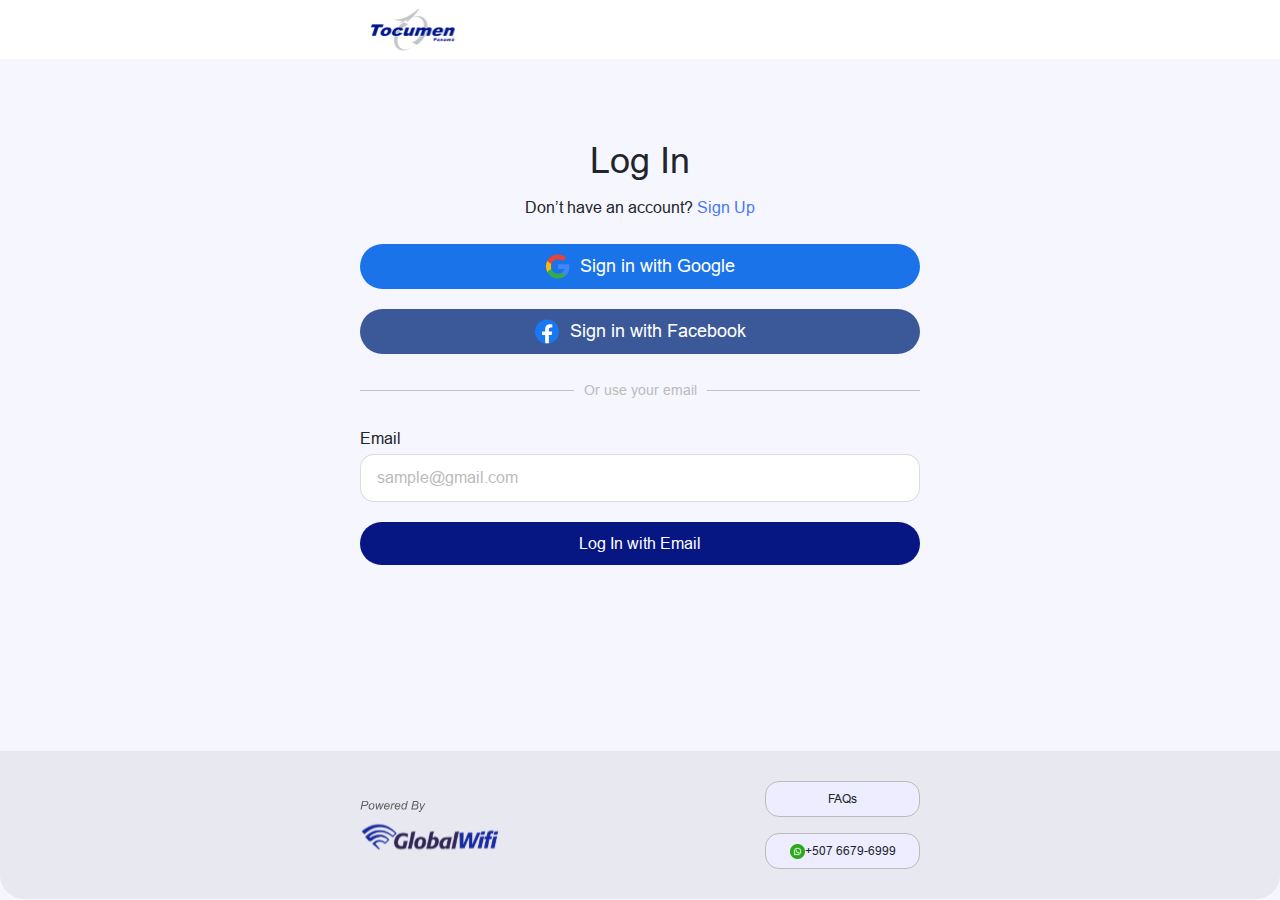
<file: index.html>
<!doctype html>
<html class="no-js" lang="">
    <head>
        <meta charset="utf-8">
        <meta http-equiv="x-ua-compatible" content="ie=edge">
        <title>Log In Screen</title>
        <meta name="description" content="">
        <meta name="viewport" content="width=device-width, initial-scale=1"> 
		<link rel="shortcut icon" type="image/x-icon" href="#">
        <!-- Place favicon.ico in the root directory -->
        
		<!-- CSS here -->
        <link rel="stylesheet" href="assets/css/bootstrap.min.css">
        <link rel="stylesheet" href="assets/css/font.css">
        <link rel="stylesheet" href="assets/css/style.css">
    </head>
    <body>

       
    <!-- header-area START -->
    <div class="header-area">
        <div class="container lg">
            <div class="row align-items-center">
                <div class="col-12">
                    <div class="logo-area">
                        <a href="index.html" ><img src="assets/img/Logo.svg" alt=""></a>
                    </div>
                </div>
            </div>
        </div>
    </div>
    <!-- header-area END -->


    <main>




        <!---------login Section START ---------->
        <section class="login-area">
            <div class="container">
                <div class="row">
                    <div class="col-lg-12">
                        <div class="login__content">
                            <h2>Log In</h2>
                            <p>Don’t have an account? <a href="Manual-Registration.html">Sign Up</a></p>
                            <div class="btn__link">
                                <a href="Manual-login.html" class="gle__link"><img src="assets/img/google-icon.svg" alt=""> Sign in with Google</a>
                                <a href="#" class="fb__link"><img src="assets/img/fb-Icon.svg" alt=""> Sign in with Facebook</a>
                            </div>
                            <div class="Or__line">
                                <hr>
                                <span>Or use your email</span>
                                <hr>
                            </div>
                            <div class="input__blk">
                                <label for="">Email</label>
                                <input type="text" placeholder="sample@gmail.com">
                            </div>
                            <a href="#" class="thm_btn">Log In with Email</a>
                        </div>
                    </div>
                </div>
            </div>
        </section>
        <!---------login Section End ---------->


        <!--------- Section START ---------->
        <section class="">
            <div class="container">
                <div class="row">
                    <div class="col-lg-12"></div>
                </div>
            </div>
        </section>
        <!--------- Section End ---------->



    </main>

        <!---------footer Section START ---------->
        <footer class="footer-area">
            <div class="container">
                <div class="row">
                    <div class="col-6">
                        <div class="f__logo">
                            <a href="index.html"><img src="assets/img/f-logo.svg" alt=""></a>
                        </div>
                    </div>
                    <div class="col-6">
                        <div class="footer__link">
                            <a href="#">FAQs</a>
                            <a href="#"><img src="assets/img/whatsapp.svg" alt=""> +507 6679-6999</a>
                        </div>
                    </div>
                </div>
            </div>
        </footer>
        <!---------footer Section End ---------->
    
		<!-- JS here --> 
        <script src="assets/js/jquery-3.4.1.min.js"></script>
        <script src="assets/js/popper.min.js"></script>
        <script src="assets/js/bootstrap.min.js"></script>
    </body>
</html>
</file>
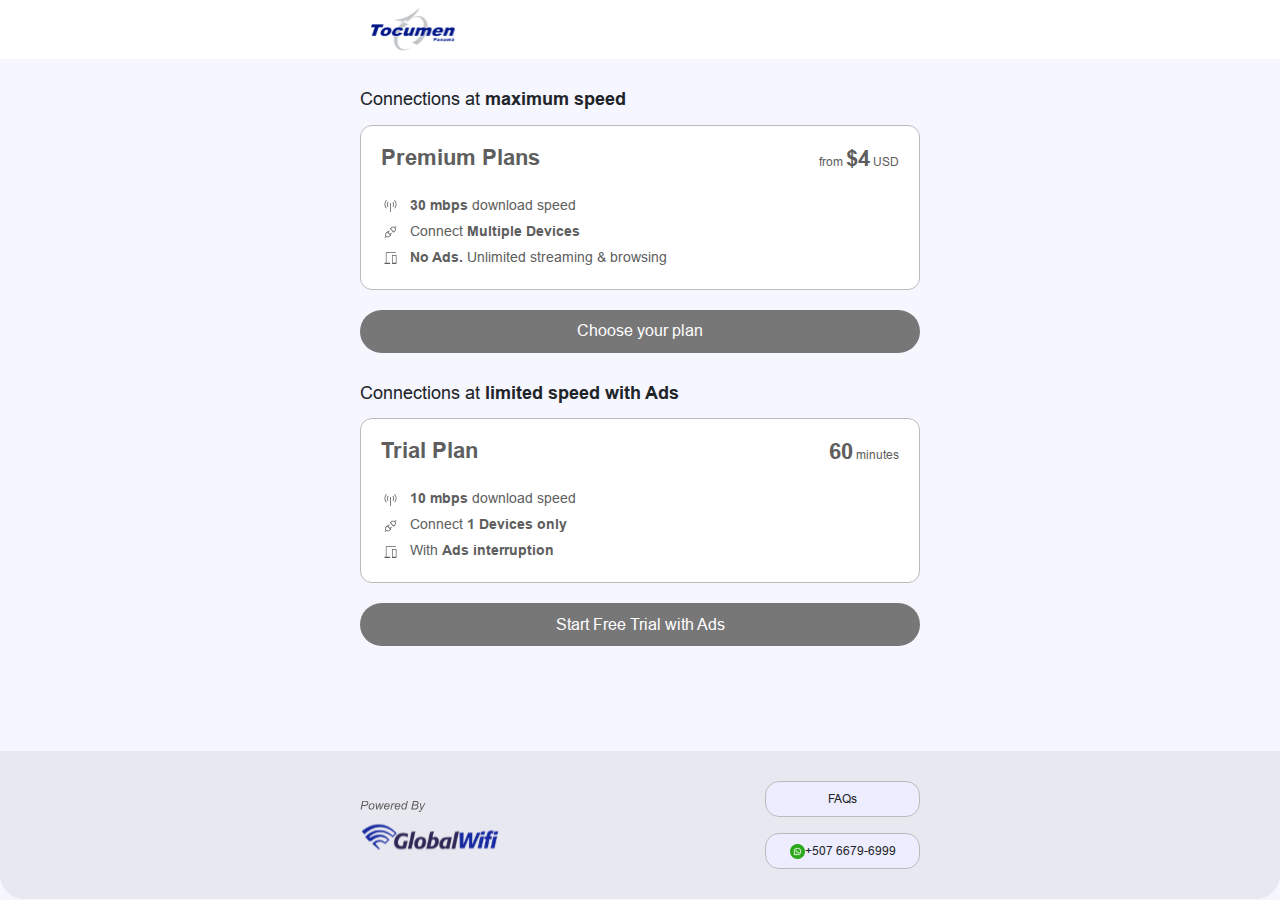
<file: Journey-Selection.html>
<!doctype html>
<html class="no-js" lang="">
    <head>
        <meta charset="utf-8">
        <meta http-equiv="x-ua-compatible" content="ie=edge">
        <title>Journey-Selection</title>
        <meta name="description" content="">
        <meta name="viewport" content="width=device-width, initial-scale=1"> 
		<link rel="shortcut icon" type="image/x-icon" href="#">
        <!-- Place favicon.ico in the root directory -->
        
		<!-- CSS here -->
        <link rel="stylesheet" href="assets/css/bootstrap.min.css">
        <link rel="stylesheet" href="assets/css/font.css">
        <link rel="stylesheet" href="assets/css/style.css">
    </head>
    <body>

       
    <!-- header-area START -->
    <div class="header-area">
        <div class="container lg">
            <div class="row align-items-center">
                <div class="col-12">
                    <div class="logo-area">
                        <a href="index.html" ><img src="assets/img/Logo.svg" alt=""></a>
                    </div>
                </div>
            </div>
        </div>
    </div>
    <!-- header-area END -->


    <main>


        <!---------JourneyPlane Section START ---------->
        <section class="JourneyPack-area">
            <div class="container">
                <div class="row">
                    <div class="col-lg-12">
                        <div class="JourneyPack__content">
                            <div class="JourneyPack__blk">
                                <h5>Connections at <b>maximum speed</b></h5>
                                <div class="JourneyPack__info">
                                    <div class="">
                                        <h4>Premium Plans</h4>
                                        <span>from <b>$4</b> USD</span>
                                    </div>
                                    <ul>
                                        <li><i><img src="assets/img/network.svg" alt=""></i> <b>30 mbps</b> download speed</li>
                                        <li><i><img src="assets/img/connection.svg" alt=""></i> Connect <b>Multiple Devices</b></li>
                                        <li><i><img src="assets/img/device.svg" alt=""></i> <b>No Ads.</b> Unlimited streaming & browsing</li>
                                    </ul>
                                </div>
                                <a href="Plan-Selection.html" class="thm_btn">Choose your plan</a>
                            </div>
                            <div class="JourneyPack__blk">
                                <h5>Connections at <b> limited speed with Ads</b></h5>
                                <div class="JourneyPack__info">
                                    <div class="">
                                        <h4>Trial Plan</h4>
                                        <span><b>60</b> minutes</span>
                                    </div>
                                    <ul>
                                        <li><i><img src="assets/img/network.svg" alt=""></i> <b>10 mbps</b> download speed</li>
                                        <li><i><img src="assets/img/connection.svg" alt=""></i> Connect <b>1 Devices only</b></li>
                                        <li><i><img src="assets/img/device.svg" alt=""></i> With <b>Ads interruption</b></li>
                                    </ul>
                                </div>
                                <a href="Plan-Selection.html" class="thm_btn">Start Free Trial with Ads</a>
                            </div>
                        </div>
                    </div>
                </div>
            </div>
        </section>
        <!---------JourneyPlane Section End ---------->


    </main>

        <!---------footer Section START ---------->
        <footer class="footer-area">
            <div class="container">
                <div class="row">
                    <div class="col-6">
                        <div class="f__logo">
                            <a href="index.html"><img src="assets/img/f-logo.svg" alt=""></a>
                        </div>
                    </div>
                    <div class="col-6">
                        <div class="footer__link">
                            <a href="#">FAQs</a>
                            <a href="#"><img src="assets/img/whatsapp.svg" alt=""> +507 6679-6999</a>
                        </div>
                    </div>
                </div>
            </div>
        </footer>
        <!---------footer Section End ---------->
    
		<!-- JS here --> 
        <script src="assets/js/jquery-3.4.1.min.js"></script>
        <script src="assets/js/popper.min.js"></script>
        <script src="assets/js/bootstrap.min.js"></script>
<script>

var btns = document.querySelectorAll('.JourneyPack__blk a')

btns.forEach(btn => {
    btn.addEventListener('click', (e) => {
        
        removeActive()
        btn.parentElement.classList.add('active')
    })
})

function removeActive () {
    btns.forEach(btn => {
        btn.parentElement.classList.remove('active')
    })
}

</script>
    </body>
</html>
</file>
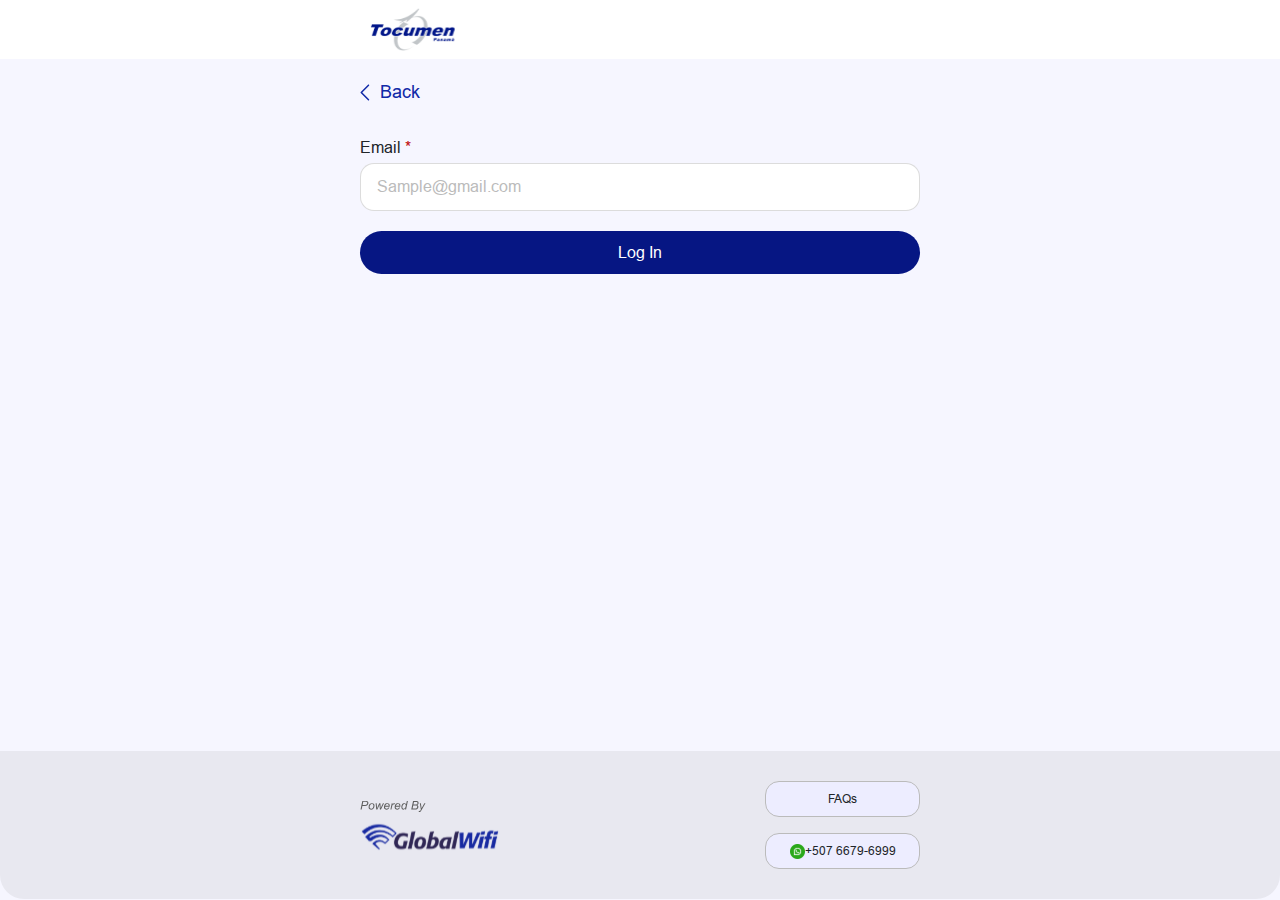
<file: Manual-login.html>
<!doctype html>
<html class="no-js" lang="">
    <head>
        <meta charset="utf-8">
        <meta http-equiv="x-ua-compatible" content="ie=edge">
        <title>Manual Login</title>
        <meta name="description" content="">
        <meta name="viewport" content="width=device-width, initial-scale=1"> 
		<link rel="shortcut icon" type="image/x-icon" href="#">
        <!-- Place favicon.ico in the root directory -->
        
		<!-- CSS here -->
        <link rel="stylesheet" href="assets/css/bootstrap.min.css">
        <link rel="stylesheet" href="assets/css/font.css">
        <link rel="stylesheet" href="assets/css/style.css">
    </head>
    <body>

       
    <!-- header-area START -->
    <div class="header-area">
        <div class="container lg">
            <div class="row align-items-center">
                <div class="col-12">
                    <div class="logo-area">
                        <a href="index.html" ><img src="assets/img/Logo.svg" alt=""></a>
                    </div>
                </div>
            </div>
        </div>
    </div>
    <!-- header-area END -->


    <main>




        <!---------Manual Registration Section START ---------->
        <section class="Registration-area">
            <div class="container">
                <div class="row">
                    <div class="col-lg-12">
                        <div class="Registration__content">
                            <a href="index.html" class="back__link"><img src="assets/img/left-arrow.svg" alt=""> Back</a>
                            <div class="input__blk">
                                <label for="">Email <span>*</span></label>
                                <input type="text" placeholder="Sample@gmail.com">
                            </div>
                            <a href="#" class="thm_btn " >Log In</a>
                        </div>
                    </div>
                </div>
            </div>
        </section>
        <!---------Manual Registration Section End ---------->




    </main>

        <!---------footer Section START ---------->
        <footer class="footer-area">
            <div class="container">
                <div class="row">
                    <div class="col-6">
                        <div class="f__logo">
                            <a href="index.html"><img src="assets/img/f-logo.svg" alt=""></a>
                        </div>
                    </div>
                    <div class="col-6">
                        <div class="footer__link">
                            <a href="#">FAQs</a>
                            <a href="#"><img src="assets/img/whatsapp.svg" alt=""> +507 6679-6999</a>
                        </div>
                    </div>
                </div>
            </div>
        </footer>
        <!---------footer Section End ---------->
    
		<!-- JS here --> 
        <script src="assets/js/jquery-3.4.1.min.js"></script>
        <script src="assets/js/popper.min.js"></script>
        <script src="assets/js/bootstrap.min.js"></script>
<script>
    $(".ck__btn").click(function() {
        $(".form-check").toggleClass('active')
        $(".SignUp__btn").toggleClass('active')
    })
</script>
    </body>
</html>
</file>
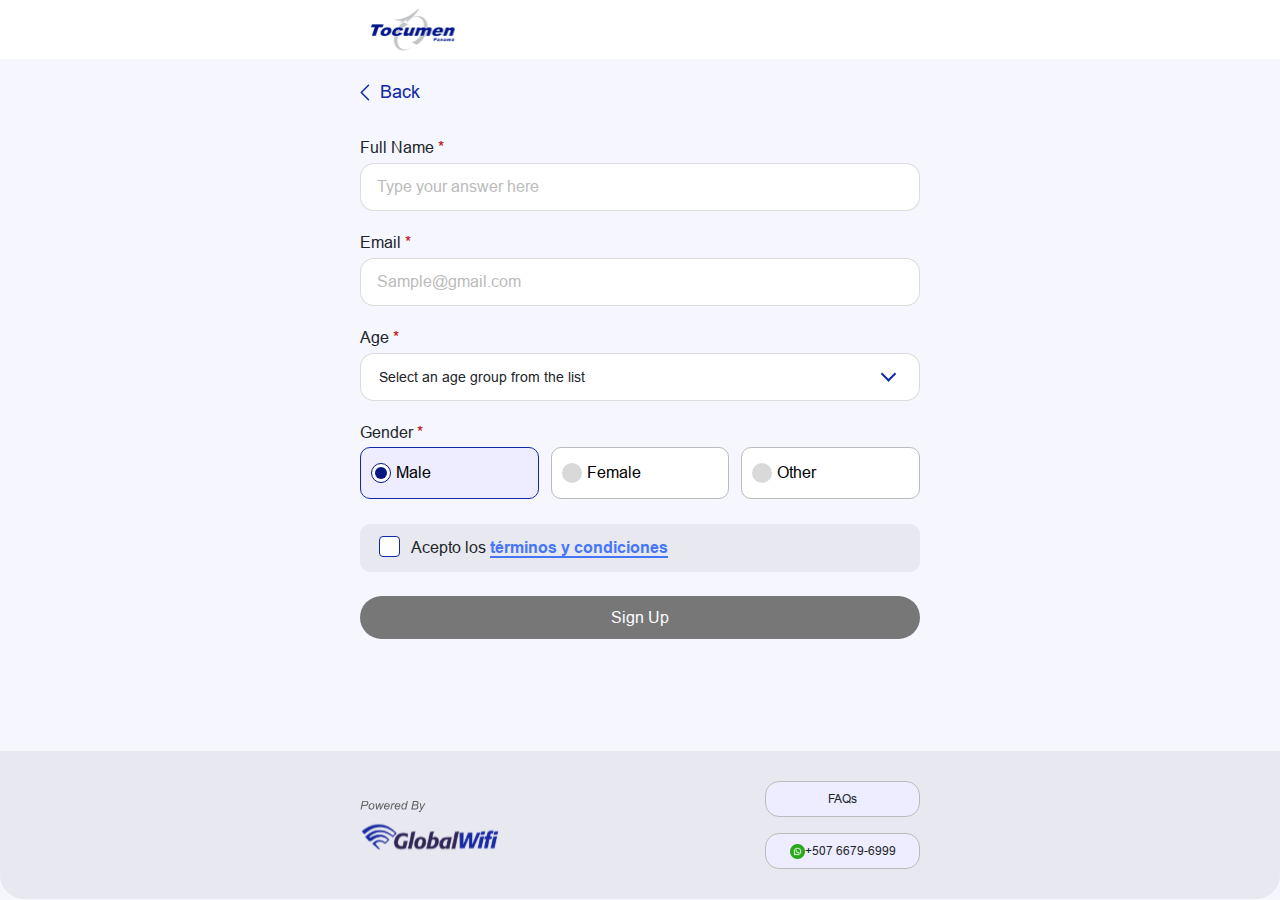
<file: Manual-Registration.html>
<!doctype html>
<html class="no-js" lang="">
    <head>
        <meta charset="utf-8">
        <meta http-equiv="x-ua-compatible" content="ie=edge">
        <title>Manual Registration</title>
        <meta name="description" content="">
        <meta name="viewport" content="width=device-width, initial-scale=1"> 
		<link rel="shortcut icon" type="image/x-icon" href="#">
        <!-- Place favicon.ico in the root directory -->
        
		<!-- CSS here -->
        <link rel="stylesheet" href="assets/css/bootstrap.min.css">
        <link rel="stylesheet" href="assets/css/font.css">
        <link rel="stylesheet" href="assets/css/style.css">
    </head>
    <body>

       
    <!-- header-area START -->
    <div class="header-area">
        <div class="container lg">
            <div class="row align-items-center">
                <div class="col-12">
                    <div class="logo-area">
                        <a href="index.html" ><img src="assets/img/Logo.svg" alt=""></a>
                    </div>
                </div>
            </div>
        </div>
    </div>
    <!-- header-area END -->


    <main>




        <!---------Manual Registration Section START ---------->
        <section class="Registration-area">
            <div class="container">
                <div class="row">
                    <div class="col-lg-12">
                        <div class="Registration__content">
                            <a href="index.html" class="back__link"><img src="assets/img/left-arrow.svg" alt=""> Back</a>
                            <div class="input__blk">
                                <label for="">Full Name <span>*</span></label>
                                <input type="text" placeholder="Type your answer here">
                            </div>
                            <div class="input__blk">
                                <label for="">Email <span>*</span></label>
                                <input type="text" placeholder="Sample@gmail.com">
                            </div>
                            <div class="select__blk">
                                <label for="">Age <span>*</span></label>
                                <select name="sources" id="sources" class="custom-select sources " placeholder="Select an age group from the list">
                                    <option value="profile">0-18</option>
                                    <option value="word">18-25</option>
                                    <option value="hashtag">25-35</option>
                                </select>
                            </div>
                            <div class="radio__blk">
                                <label for="">Gender <span>*</span></label>
                                <div class="wrapper">
                                    <input type="radio" name="select" id="option-1" checked>
                                    <input type="radio" name="select" id="option-2">
                                    <input type="radio" name="select" id="option-3">

                                    <label for="option-1" class="option option-1">
                                    <div class="dot"></div>
                                        <span>Male</span>
                                        </label>
                                    <label for="option-2" class="option option-2">
                                    <div class="dot"></div>
                                        <span>Female</span>
                                    </label>
                                    <label for="option-3" class="option option-3">
                                    <div class="dot"></div>
                                        <span>Other</span>
                                    </label>
                                </div>
                            </div>
                            <div class="form-check ck__btn">
                                <input class="form-check-input" type="checkbox" value="" id="flexCheckDefault">
                                <label class="form-check-label ck__btn" for="flexCheckDefault">
                                    Acepto los <a href="#">términos y condiciones</a>
                                </label>
                            </div>
                            <a href="#" class="thm_btn SignUp__btn" >Sign Up</a>
                        </div>
                    </div>
                </div>
            </div>
        </section>
        <!---------Manual Registration Section End ---------->




    </main>

        <!---------footer Section START ---------->
        <footer class="footer-area">
            <div class="container">
                <div class="row">
                    <div class="col-6">
                        <div class="f__logo">
                            <a href="index.html"><img src="assets/img/f-logo.svg" alt=""></a>
                        </div>
                    </div>
                    <div class="col-6">
                        <div class="footer__link">
                            <a href="#">FAQs</a>
                            <a href="#"><img src="assets/img/whatsapp.svg" alt=""> +507 6679-6999</a>
                        </div>
                    </div>
                </div>
            </div>
        </footer>
        <!---------footer Section End ---------->
    
		<!-- JS here --> 
        <script src="assets/js/jquery-3.4.1.min.js"></script>
        <script src="assets/js/popper.min.js"></script>
        <script src="assets/js/bootstrap.min.js"></script>
<script>
    $(".ck__btn").click(function() {
        $(".form-check").toggleClass('active')
        $(".SignUp__btn").toggleClass('active')
    })






    $(".custom-select").each(function() {
  var classes = $(this).attr("class"),
      id      = $(this).attr("id"),
      name    = $(this).attr("name");
  var template =  '<div class="' + classes + '">';
      template += '<span class="custom-select-trigger">' + $(this).attr("placeholder") + '</span>';
      template += '<div class="custom-options">';
      $(this).find("option").each(function() {
        template += '<span class="custom-option ' + $(this).attr("class") + '" data-value="' + $(this).attr("value") + '">' + $(this).html() + '</span>';
      });
  template += '</div></div>';
  
  $(this).wrap('<div class="custom-select-wrapper"></div>');
  $(this).hide();
  $(this).after(template);
});
$(".custom-option:first-of-type").hover(function() {
  $(this).parents(".custom-options").addClass("option-hover");
}, function() {
  $(this).parents(".custom-options").removeClass("option-hover");
});
$(".custom-select-trigger").on("click", function() {
  $('html').one('click',function() {
    $(".custom-select").removeClass("opened");
  });
  $(this).parents(".custom-select").toggleClass("opened");
  event.stopPropagation();
});
$(".custom-option").on("click", function() {
  $(this).parents(".custom-select-wrapper").find("select").val($(this).data("value"));
  $(this).parents(".custom-options").find(".custom-option").removeClass("selection");
  $(this).addClass("selection");
  $(this).parents(".custom-select").removeClass("opened");
  $(this).parents(".custom-select").find(".custom-select-trigger").text($(this).text());
});
</script>
    </body>
</html>
</file>
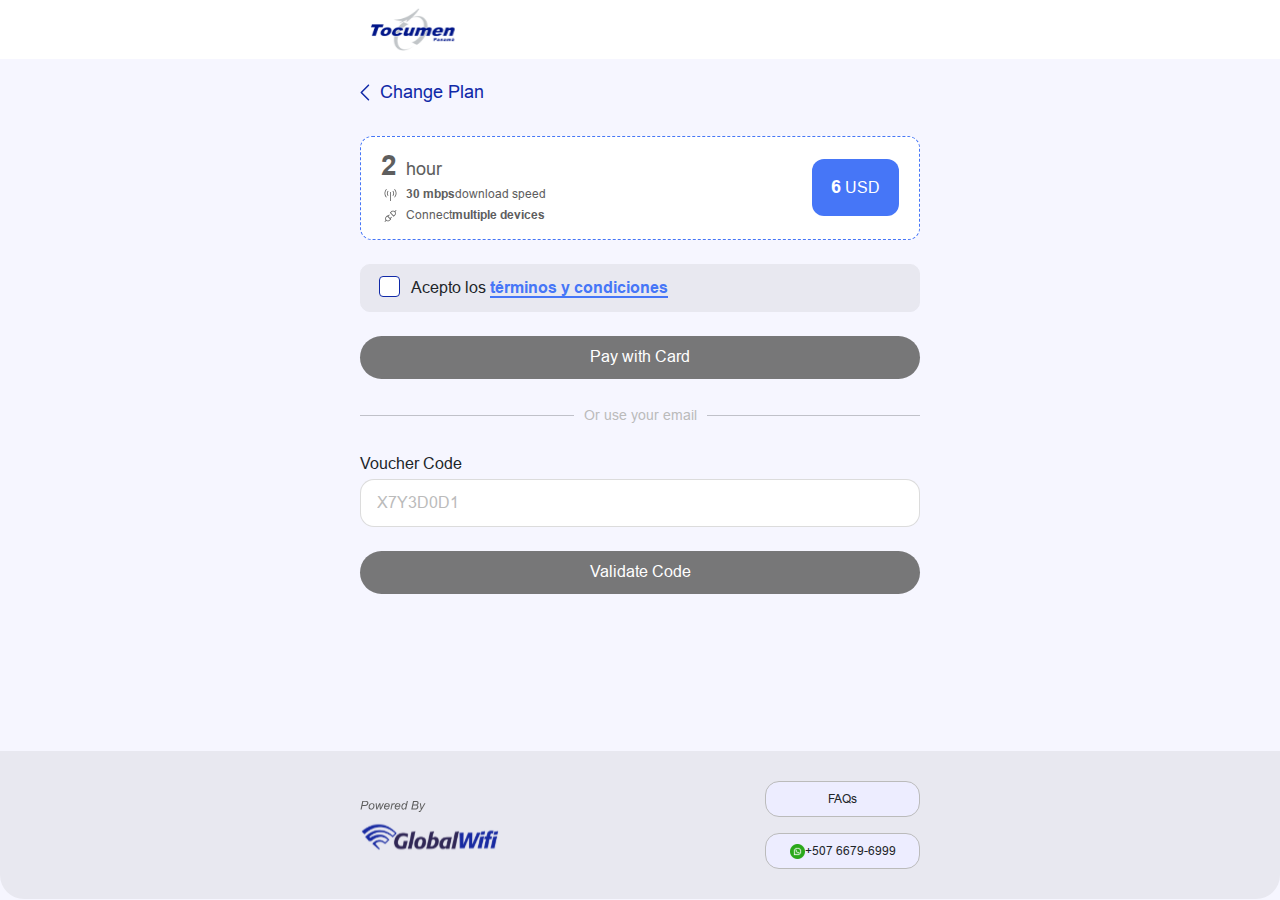
<file: Plan-Confirmation.html>
<!doctype html>
<html class="no-js" lang="">
    <head>
        <meta charset="utf-8">
        <meta http-equiv="x-ua-compatible" content="ie=edge">
        <title>Plan Confirmation</title>
        <meta name="description" content="">
        <meta name="viewport" content="width=device-width, initial-scale=1"> 
		<link rel="shortcut icon" type="image/x-icon" href="#">
        <!-- Place favicon.ico in the root directory -->
        
		<!-- CSS here -->
        <link rel="stylesheet" href="assets/css/bootstrap.min.css">
        <link rel="stylesheet" href="assets/css/font.css">
        <link rel="stylesheet" href="assets/css/style.css">
    </head>
    <body>

       
    <!-- header-area START -->
    <div class="header-area">
        <div class="container lg">
            <div class="row align-items-center">
                <div class="col-12">
                    <div class="logo-area">
                        <a href="index.html" ><img src="assets/img/Logo.svg" alt=""></a>
                    </div>
                </div>
            </div>
        </div>
    </div>
    <!-- header-area END -->


    <main>




        <!---------Plan Confirmation Section START ---------->
        <section class="PlanConfirmation-area pb-4">
            <div class="container">
                <div class="row">
                    <div class="col-lg-12">
                        <div class="PlanConfim__content">
                            <a href="Plan-Selection.html" class="back__link"><img src="assets/img/left-arrow.svg" alt=""> Change Plan</a>
                            <div class="Plan__blk active mb-4">
                                <ul>
                                    <li><h3>2</h3> hour</li>
                                    <li><i><img src="assets/img/network.svg" alt=""></i> <b>30 mbps</b> download speed</li>
                                    <li><i><img src="assets/img/connection.svg" alt=""></i> Connect <b>multiple devices</b></li>
                                </ul>
                                <button><b>6</b> USD</button>
                            </div>
                            <div class="form-check ck__btn">
                                <input class="form-check-input" type="checkbox" value="" id="flexCheckDefault">
                                <label class="form-check-label ck__btn" for="flexCheckDefault">
                                    Acepto los <a href="#">términos y condiciones</a>
                                </label>
                            </div>
                            <a href="" class="thm_btn PayCard__btn inactive" >Pay with Card</a>
                        </div>
                        <div class="Or__line">
                            <hr>
                            <span>Or use your email</span>
                            <hr>
                        </div>
                        <div class="input__blk mb-4">
                            <label for="">Voucher Code</label>
                            <input type="text" placeholder="X7Y3D0D1">
                        </div>
                        <a href="#" class="thm_btn inactive">Validate Code</a>
                    </div>
                </div>
            </div>
        </section>
        <!---------Plan Confirmation Section End ---------->




    </main>

        <!---------footer Section START ---------->
        <footer class="footer-area">
            <div class="container">
                <div class="row">
                    <div class="col-6">
                        <div class="f__logo">
                            <a href="index.html"><img src="assets/img/f-logo.svg" alt=""></a>
                        </div>
                    </div>
                    <div class="col-6">
                        <div class="footer__link">
                            <a href="#">FAQs</a>
                            <a href="#"><img src="assets/img/whatsapp.svg" alt=""> +507 6679-6999</a>
                        </div>
                    </div>
                </div>
            </div>
        </footer>
        <!---------footer Section End ---------->
    
		<!-- JS here --> 
        <script src="assets/js/jquery-3.4.1.min.js"></script>
        <script src="assets/js/popper.min.js"></script>
        <script src="assets/js/bootstrap.min.js"></script>
<script>
    $(".ck__btn").click(function() {
        $(".form-check").toggleClass('active')
        $(".PayCard__btn").toggleClass('inactive')
    })
</script>
    </body>
</html>
</file>
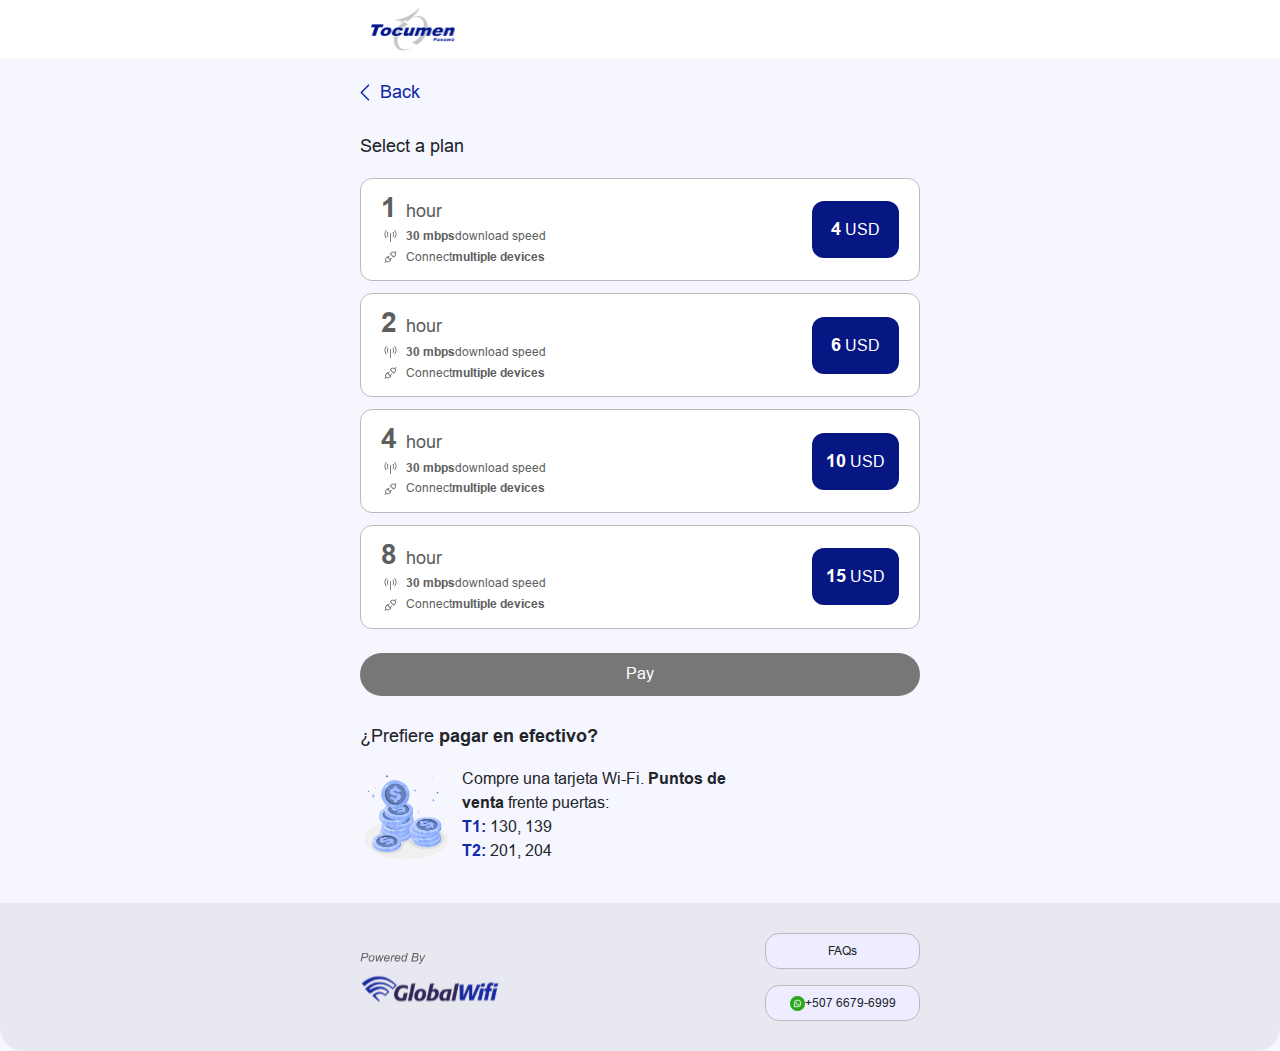
<file: Plan-Selection.html>
<!doctype html>
<html class="no-js" lang="">
    <head>
        <meta charset="utf-8">
        <meta http-equiv="x-ua-compatible" content="ie=edge">
        <title>Plan Selection</title>
        <meta name="description" content="">
        <meta name="viewport" content="width=device-width, initial-scale=1"> 
		<link rel="shortcut icon" type="image/x-icon" href="#">
        <!-- Place favicon.ico in the root directory -->
        
		<!-- CSS here -->
        <link rel="stylesheet" href="assets/css/bootstrap.min.css">
        <link rel="stylesheet" href="assets/css/font.css">
        <link rel="stylesheet" href="assets/css/style.css">
    </head>
    <body>

       
    <!-- header-area START -->
    <div class="header-area">
        <div class="container lg">
            <div class="row align-items-center">
                <div class="col-12">
                    <div class="logo-area">
                        <a href="index.html" ><img src="assets/img/Logo.svg" alt=""></a>
                    </div>
                </div>
            </div>
        </div>
    </div>
    <!-- header-area END -->


    <main>


        <!---------Plan Section START ---------->
        <section class="Plan-area">
            <div class="container">
                <div class="row">
                    <div class="col-lg-12">
                        <div class="Plan__content">
                            <a href="Journey-Selection.html" class="back__link"><img src="assets/img/left-arrow.svg" alt=""> Back</a>
                            <h5>Select a plan</h5>
                            <div class="Plan__blk">
                                <ul>
                                    <li><h3>1</h3> hour</li>
                                    <li><i><img src="assets/img/network.svg" alt=""></i> <b>30 mbps</b> download speed</li>
                                    <li><i><img src="assets/img/connection.svg" alt=""></i> Connect <b>multiple devices</b></li>
                                </ul>
                                <button><b>4</b> USD</button>
                            </div>
                            <div class="Plan__blk">
                                <ul>
                                    <li><h3>2</h3> hour</li>
                                    <li><i><img src="assets/img/network.svg" alt=""></i> <b>30 mbps</b> download speed</li>
                                    <li><i><img src="assets/img/connection.svg" alt=""></i> Connect <b>multiple devices</b></li>
                                </ul>
                                <button><b>6</b> USD</button>
                            </div>
                            <div class="Plan__blk">
                                <ul>
                                    <li><h3>4</h3> hour</li>
                                    <li><i><img src="assets/img/network.svg" alt=""></i> <b>30 mbps</b> download speed</li>
                                    <li><i><img src="assets/img/connection.svg" alt=""></i> Connect <b>multiple devices</b></li>
                                </ul>
                                <button><b>10</b> USD</button>
                            </div>
                            <div class="Plan__blk">
                                <ul>
                                    <li><h3>8</h3> hour</li>
                                    <li><i><img src="assets/img/network.svg" alt=""></i> <b>30 mbps</b> download speed</li>
                                    <li><i><img src="assets/img/connection.svg" alt=""></i> Connect <b>multiple devices</b></li>
                                </ul>
                                <button><b>15</b> USD</button>
                            </div>
                            <a href="Plan-Confirmation.html" class="thm_btn payBtn">Pay</a>
                            <div class="plan__btm">
                                <h5>¿Prefiere <b>pagar en efectivo?</b></h5>
                                <div class="flex">
                                    <i><img src="assets/img/Coins-amico.svg" alt=""></i>
                                    <div class="">
                                        <p>Compre una tarjeta Wi-Fi. <b>Puntos 
                                            de venta</b> frente puertas:</p>
                                        <p><span>T1:</span>  130, 139</p>
                                        <p><span>T2:</span>  201, 204</p>
                                    </div>
                                </div>
                            </div>
                        </div>
                    </div>
                </div>
            </div>
        </section>
        <!---------Plan Section End ---------->


    </main>

        <!---------footer Section START ---------->
        <footer class="footer-area">
            <div class="container">
                <div class="row">
                    <div class="col-6">
                        <div class="f__logo">
                            <a href="index.html"><img src="assets/img/f-logo.svg" alt=""></a>
                        </div>
                    </div>
                    <div class="col-6">
                        <div class="footer__link">
                            <a href="#">FAQs</a>
                            <a href="#"><img src="assets/img/whatsapp.svg" alt=""> +507 6679-6999</a>
                        </div>
                    </div>
                </div>
            </div>
        </footer>
        <!---------footer Section End ---------->
    
		<!-- JS here --> 
        <script src="assets/js/jquery-3.4.1.min.js"></script>
        <script src="assets/js/popper.min.js"></script>
        <script src="assets/js/bootstrap.min.js"></script>
<script>
    $(".Plan__blk button").click(function() {
        $(".payBtn").addClass('active')
    })

var btns = document.querySelectorAll('.Plan__blk button')

btns.forEach(btn => {
    btn.addEventListener('click', (e) => {
        e.preventDefault()
        removeActive()
        btn.parentElement.classList.add('active')
        
    })
})

function removeActive () {
    btns.forEach(btn => {
        btn.parentElement.classList.remove('active')
    })
}

</script>
    </body>
</html>
</file>
<file: assets/css/font.css>
@font-face {
    font-family: 'Arial';
    src: url('../fonts/ArialMT.woff2') format('woff2'),
        url('../fonts/ArialMT.woff') format('woff');
    font-weight: normal;
    font-style: normal;
    font-display: swap;
}

@font-face {
    font-family: 'Arial';
    src: url('../fonts/Arial-BoldMT.woff2') format('woff2'),
        url('../fonts/Arial-BoldMT.woff') format('woff');
    font-weight: 700;
    font-style: normal;
    font-display: swap;
}
</file>
<file: assets/css/style.css>
/*   Theme default css */

/* ======font family=========
font-family: 'Arial';
*/

:root {

  --thmColor: 000;
  --textColor: fff;

  --f18: 18px;
  --f20: 20px;
  --f22: 22px;
  --f24: 24px;
  --f28: 28px;
  --f30: 30px;
  --f32: 32px;
  --f36: 36px;
  --f40: 40px;
  --f48: 48px;

}


body {
  font-weight: 400;
  font-size: 16px;
  margin: 0;
  padding: 0;
  background: #F6F6FF;
  font-family: 'Arial';
}

img {
  max-width: 100%;
}

button {
  cursor: pointer;
  border: none;
  padding: 0;
  background: none;
}

a:focus,
button:focus {
  text-decoration: none;
  outline: none;
}

a:focus,
a:hover {
  text-decoration: none;
}

a,
button {
  color: inherit;
  outline: medium none;
  text-decoration: none;
}

button:focus,
input:focus,
input:focus,
textarea,
textarea:focus {
  outline: 0;
}


h1,
h2,
h3,
h4,
h5,
h6 {
  margin-top: 0px;
  font-weight: 700;
}

h1 a,
h2 a,
h3 a,
h4 a,
h5 a,
h6 a {
  color: inherit;
}

h1 {
  font-size: 40px;
}

h2 {
  font-size: var(--f36);
}

h3 {
  font-size: 28px;
}

h4 {
  font-size: 22px;
}

h5 {
  font-size: 18px;
}

h6 {
  font-size: 16px;
}

ul {
  margin: 0px;
  padding: 0px;
}

li {
  list-style: none;
}


.thm_btn {
  height: 43px;
  text-align: center;
  display: flex;
  align-items: center;
  justify-content: center;
  background: #061683;
  color: #fff;
  border-radius: 40px;
}

.thm_btn.inactive {
  background: #777778;
}

.container {
  max-width: 600px;
  padding: 0 20px;
}

main {
  min-height: calc(100vh - 208px);
  overflow: scroll;
}

main::-webkit-scrollbar {
  display: none;
}

/* default-css END 
================================== */

.header-area {
  background: #fff;
  padding: 8px 0;
}

.footer-area {
  background: #E8E8F0;
  padding: 30px 0;
  border-bottom-left-radius: 24px;
  border-bottom-right-radius: 24px;
}

.footer-area .row {
  align-items: center;
}

.footer__link {
  display: flex;
  flex-direction: column;
  gap: 16px;
}

.footer__link a {
  display: flex;
  align-items: center;
  justify-content: center;
  background: #EDEDFF;
  border: 1px solid #BBBBBB;
  width: 155px;
  height: 36px;
  margin-left: auto;
  border-radius: 14px;
  font-size: 12px;
}

/*============login Area Start =============*/
.login-area {
  padding: 80px 0;
}

.login__content {
  text-align: center;
}

.login__content p {
  margin-bottom: 24px;
}

.login__content p a {
  color: #4676F7;
}

.login__content h2 {
  font-weight: 400;
  margin-bottom: 14px;
}

.btn__link a {
  display: flex;
  align-items: center;
  justify-content: center;
  height: 45px;
  gap: 10px;
  color: #fff;
  border-radius: 25px;
  font-size: var(--f18);
  margin-bottom: 20px;
}

.gle__link {
  background: #1A73E8;
}

.fb__link {
  background: #3B5998;
}

.Or__line {
  display: flex;
  align-items: center;
  justify-content: center;
  width: 100%;
  gap: 0 10px;
  margin: 20px 0;
}

.Or__line span {
  flex-shrink: 0;
  font-size: 14px;
  color: #BBBBBB;
}

.Or__line hr {
  width: 100%;
}

.input__blk {
  text-align: left;
  margin-bottom: 20px;
}

.input__blk input {
  width: 100%;
  border: 1px solid rgb(187 187 187 / 52%);
  height: 48px;
  border-radius: 14px;
  padding: 0 16px;
}

.input__blk input::placeholder {
  color: #BBBBBB;
}

.input__blk label,
.select__blk label,
.radio__blk label {
  display: block;
  margin-bottom: 3px;
}

.input__blk label span,
.select__blk label span,
.radio__blk label span {
  color: #BE0707;
}

/*============login Area End =============*/


/*============Registration Area Start =============*/

.back__link {
  color: #112AA8;
  font-size: 18px;
  display: flex;
  align-items: center;
  gap: 10px;
  margin: 20px 0 30px;
}

.select__blk {
  margin-bottom: 20px;
}



.form-select option:checked {
  appearance: none;
}


.radio__blk {
  margin-bottom: 24px;
}

.form-check {
  width: 100%;
  padding: 11px;
  background: #E8E8F0;
  padding-left: 50px;
  border-radius: 10px;
  margin-bottom: 24px;
  border: 1px solid #E8E8F0;
}

.form-check.active {
  border: 1px solid #CECCDD;
  background: #EDEDFF;
}

.form-check label a {
  color: #4676F7;
  font-weight: 700;
  border-bottom: 2px solid;
}

.SignUp__btn {
  background: #777778;
  pointer-events: none;
}

.SignUp__btn.active {
  background: #061683;
  pointer-events: all;
}



.wrapper {
  display: inline-flex;
  height: 52px;
  width: 100%;
  align-items: center;
  justify-content: space-between;
  border-radius: 5px;
  gap: 12px;
}

option.offColor {
  color: #BBBBBB;
}

.wrapper .option {
  background: #fff;
  height: 100%;
  width: 100%;
  display: flex;
  align-items: center;
  border-radius: 10px;
  cursor: pointer;
  padding: 0 10px;
  border: 1px solid #BBBBBB;
  transition: all 0.3s ease;
  gap: 5px;
}

.wrapper .option .dot {
  height: 20px;
  width: 20px;
  background: #d9d9d9;
  border-radius: 50%;
  position: relative;
}

.wrapper .option .dot::before {
  position: absolute;
  content: "";
  top: 3px;
  left: 3px;
  width: 12px;
  height: 12px;
  background: #061683;
  border-radius: 50%;
  opacity: 0;
  transform: scale(1.5);
  transition: all 0.3s ease;
}

input[type="radio"] {
  display: none;
}

#option-1:checked:checked~.option-1,
#option-2:checked:checked~.option-2,
#option-3:checked:checked~.option-3 {
  border-color: #112AA8;
  background: #EDEDFF;
}

#option-1:checked:checked~.option-1 .dot,
#option-2:checked:checked~.option-2 .dot,
#option-3:checked:checked~.option-3 .dot {
  background: #fff;
  border: 1px solid #061683;
}

#option-1:checked:checked~.option-1 .dot::before,
#option-2:checked:checked~.option-2 .dot::before,
#option-3:checked:checked~.option-3 .dot::before {
  opacity: 1;
  transform: scale(1);
}

.wrapper .option span {
  color: #000;
}



/** Custom Select **/
.custom-select-wrapper {
  position: relative;
  display: inline-block;
  user-select: none;
  width: 100%;
}

.custom-select-wrapper select {
  display: none;
}

.custom-select {
  position: relative;
  display: inline-block;
  width: 100%;
}

.custom-select-trigger {
  position: relative;
  display: block;
  border-radius: 4px;
  cursor: pointer;
  border: 1px solid rgb(187 187 187 / 52%);
  height: 48px;
  border-radius: 14px;
  display: flex;
  align-items: center;
  padding-left: 18px;
  background: #fff;
  font-size: 14px;
}

.custom-select-trigger:after {
  position: absolute;
  display: block;
  content: '';
  width: 11px;
  height: 11px;
  top: 50%;
  right: 25px;
  margin-top: -3px;
  border-bottom: 2px solid #112AA8;
  border-right: 2px solid #112AA8;
  transform: rotate(45deg) translateY(-50%);
  transition: all .4s ease-in-out;
  transform-origin: 50% 0;
}

.custom-select.opened .custom-select-trigger:after {
  margin-top: 3px;
  transform: rotate(-135deg) translateY(-50%);
}

.custom-options {
  position: absolute;
  display: block;
  top: 100%;
  left: 0;
  right: 0;
  min-width: 100%;
  margin: 15px 0;
  border: 1px solid #e7e7e7;
  border-radius: 4px;
  box-sizing: border-box;
  box-shadow: 0 2px 1px rgba(0, 0, 0, .07);
  background: #fff;
  transition: all .4s ease-in-out;
  opacity: 0;
  visibility: hidden;
  pointer-events: none;
  transform: translateY(-15px);
  z-index: 99;
}

.custom-select.opened .custom-options {
  opacity: 1;
  visibility: visible;
  pointer-events: all;
  transform: translateY(0);
}

.custom-options:before {
  position: absolute;
  display: block;
  content: '';
  bottom: 100%;
  right: 25px;
  width: 10px;
  height: 10px;
  margin-bottom: -4px;
  border-top: 1px solid #c7c7c7;
  border-left: 1px solid #c7c7c7;
  background: #fff;
  transform: rotate(45deg);
  transition: all .4s ease-in-out;
}

.option-hover:before {
  background: #f9f9f9;
}

.custom-option {
  position: relative;
  display: block;
  padding: 0 20px;
  border-bottom: 1px solid #f1f1f1;
  font-size: 14px;
  line-height: 42px;
  cursor: pointer;
  transition: all .4s ease-in-out;
}

.custom-option:first-of-type {
  border-radius: 4px 4px 0 0;
}

.custom-option:last-of-type {
  border-bottom: 0;
  border-radius: 0 0 4px 4px;
}

.custom-option:hover,
.custom-option.selection {
  background: #f3f3f3;
}

/*============Registration Area End =============*/


/*============JourneyPack Area Start =============*/
.JourneyPack-area {
  padding-bottom: 40px;
}

.JourneyPack__blk {
  margin-top: 30px;
}

.JourneyPack__blk.active a {
  background: #061683;
}

.JourneyPack__blk a {
  background: #777778;
}

.JourneyPack__blk h5 {
  font-weight: 400;
  margin-bottom: 14px;
}

.JourneyPack__info {
  border: 1px solid #BBBBBB;
  border-radius: 12px;
  padding: 16px 20px;
  margin-bottom: 20px;
  color: #5E5E5E;
  background: #fff;
}

.JourneyPack__info ul li {
  font-size: 14px;
  display: flex;
  align-items: center;
  margin-bottom: 5px;
  gap: 4px;
}

.JourneyPack__info ul li i {
  display: block;
  margin-right: 6px;
}

.JourneyPack__info h4 {
  margin-bottom: 0;
}

.JourneyPack__info>div {
  display: flex;
  align-items: center;
  justify-content: space-between;
  margin-bottom: 20px;
}

.JourneyPack__info>div span b {
  font-size: 22px;
}

.JourneyPack__blk.active .JourneyPack__info>div span {
  color: #112AA8;
}

.JourneyPack__info>div span {
  font-size: 12px;
}

/*============JourneyPack Area End =============*/


/*============Plan Area Start =============*/
.Plan-area {
  padding-bottom: 40px;
}


.Plan__content>.payBtn {
  margin-top: 24px;
  background: #777778;
  pointer-events: none;
}

.Plan__content>.payBtn.active {
  background: #061683;
  pointer-events: auto;
}

.Plan__content>h5 {
  font-weight: 400;
  margin-bottom: 20px;
}

.Plan__blk {
  box-sizing: border-box;
  border: 0.5px solid rgb(187, 187, 187);
  border-radius: 12px;
  background: rgb(255, 255, 255);
  padding: 12px 20px;
  display: flex;
  align-items: center;
  justify-content: space-between;
  color: rgb(94, 94, 94);
  margin-bottom: 12px;
}

.Plan__blk.active {
  box-sizing: border-box;
  border: 1.5px dashed rgb(70, 118, 247);
  border-radius: 12px;
  background: rgb(255, 255, 255);
}

.PayCard__btn.inactive {
  pointer-events: none;
}

.Plan__blk.active button {
  background: rgb(70, 118, 247);
}

.Plan__blk button {
  border-radius: 12px;
  background: rgb(6, 22, 131);
  width: 87px;
  height: 57px;
  color: #fff;
}

.Plan__blk button b {
  font-size: 18px;
}

.Plan__blk ul li {
  display: flex;
  align-items: center;
  font-size: 12px;
  margin-bottom: 2px;
}

.Plan__blk ul li:first-child {
  font-size: 18px;
  align-items: baseline;
}

.Plan__blk ul li i {
  display: block;
  width: 25px;
}

.Plan__blk ul li h3 {
  margin-bottom: 0;
  width: 25px;
}

.plan__btm {
  margin-top: 30px;
}

.plan__btm h5 {
  margin-bottom: 20px;
  font-weight: 400;
}

.plan__btm p {
  margin: 0;
  max-width: 270px;
}

.plan__btm p span {
  color: #112AA8;
  font-weight: 700;
}

.plan__btm .flex {
  display: flex;
  align-items: center;
  gap: 10px;
}

/*============Plan Area End =============*/
</file>
